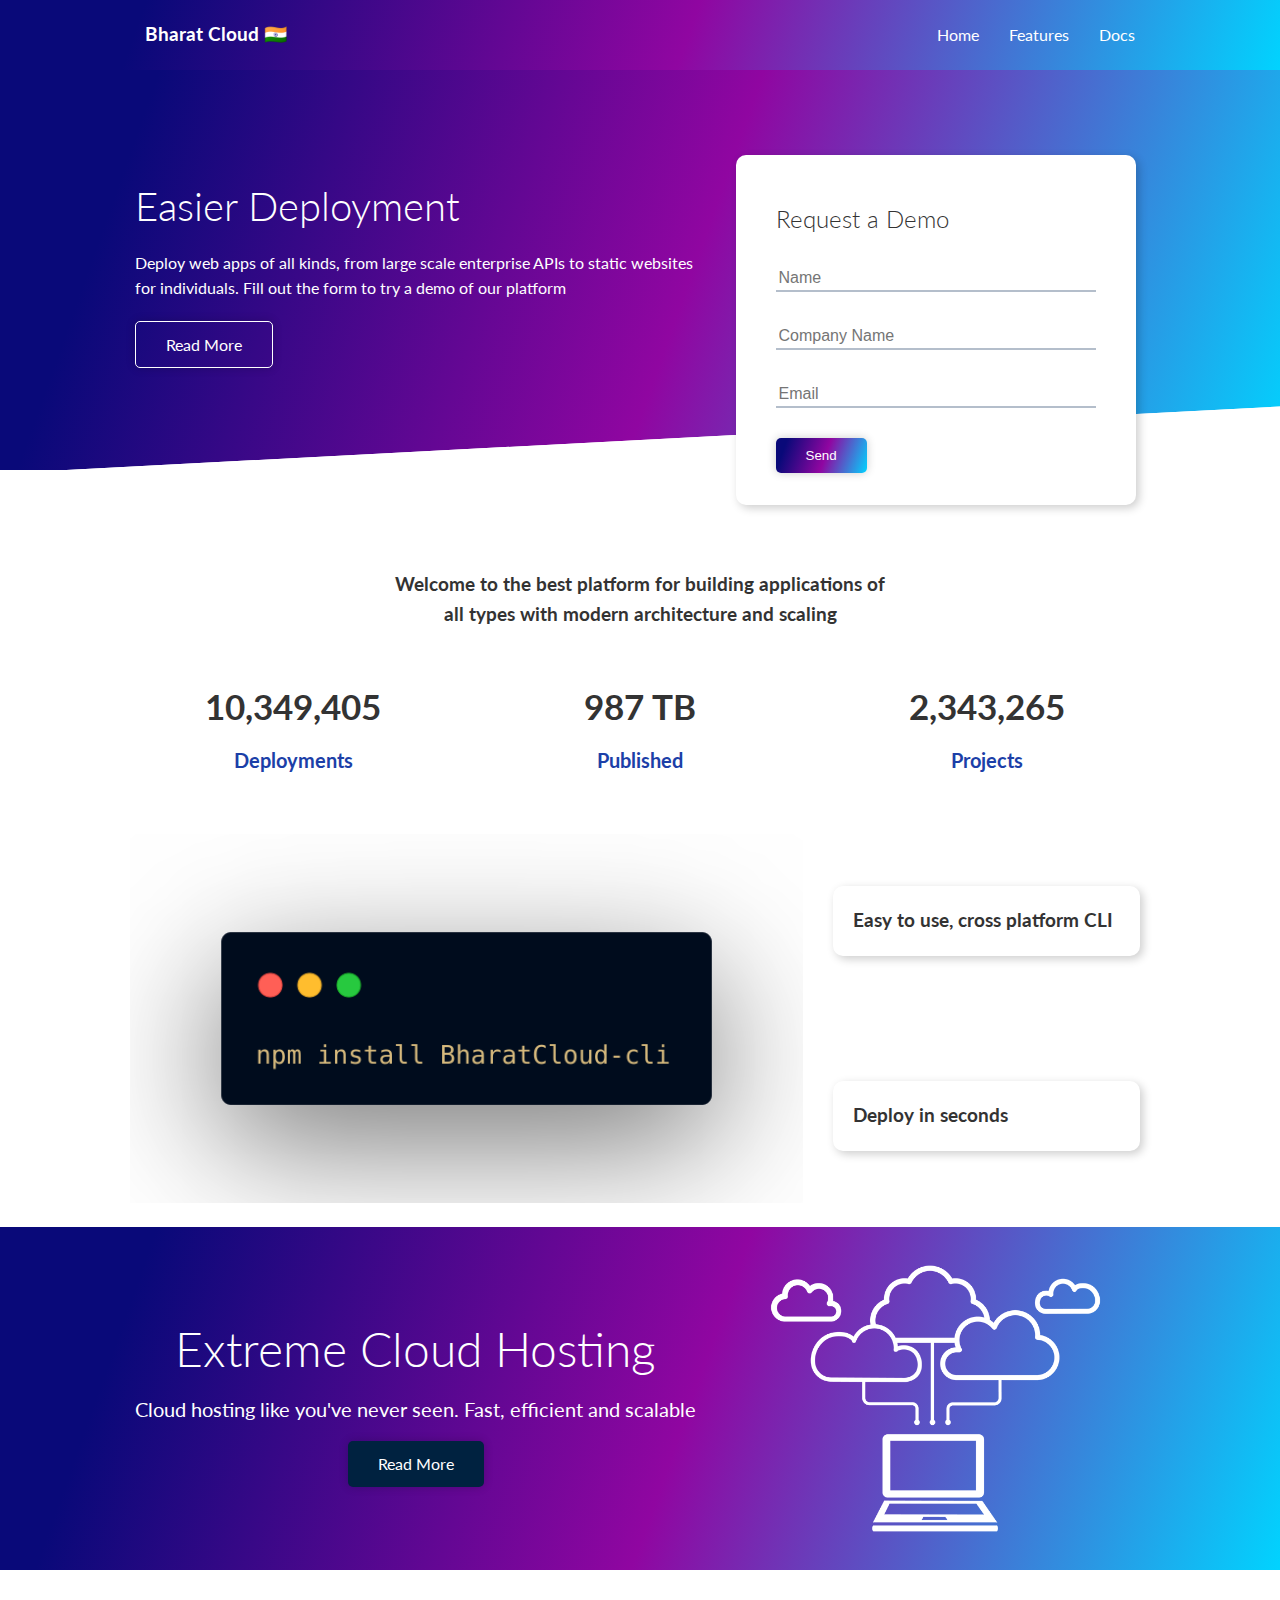
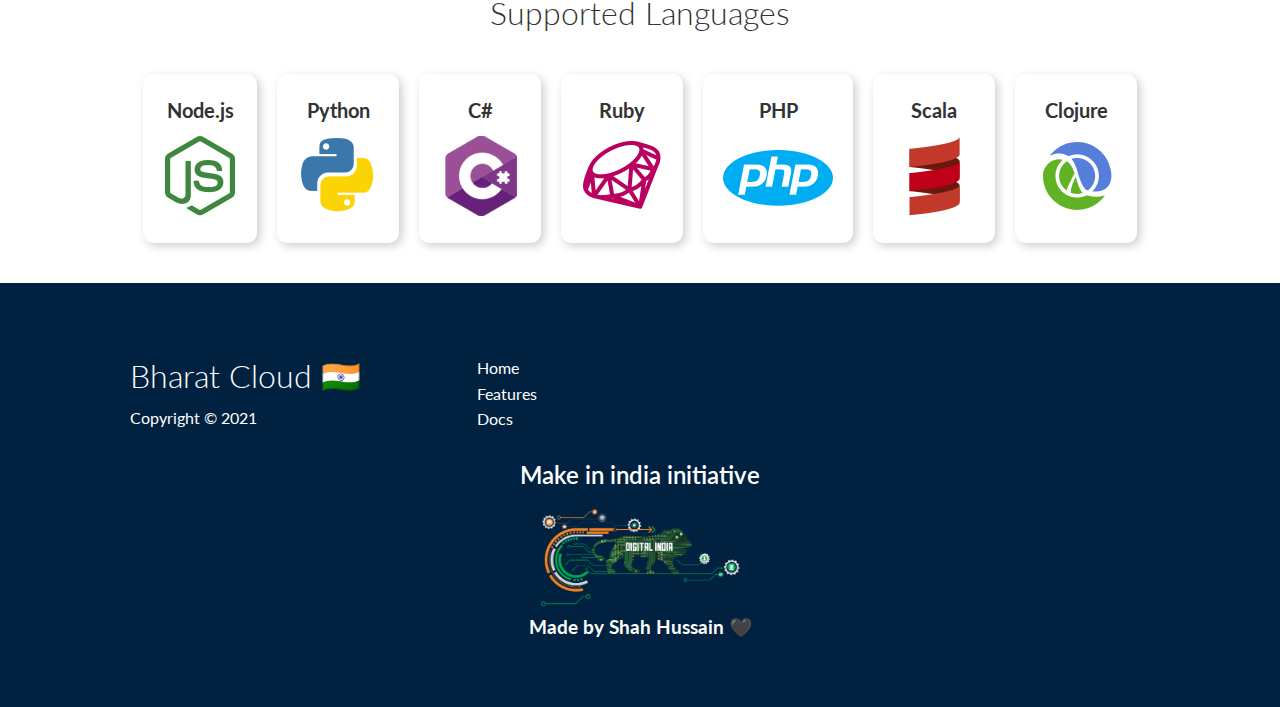
<file: index.html>
<!DOCTYPE html>
<html lang="en">
  <head>
    <meta charset="UTF-8" />
    <meta http-equiv="X-UA-Compatible" content="IE=edge" />
    <link rel="stylesheet" href="https://cdnjs.cloudflare.com/ajax/libs/font-awesome/5.15.1/css/all.min.css" integrity="sha512-+4zCK9k+qNFUR5X+cKL9EIR+ZOhtIloNl9GIKS57V1MyNsYpYcUrUeQc9vNfzsWfV28IaLL3i96P9sdNyeRssA==" crossorigin="anonymous" />
    <meta name="viewport" content="width=device-width, initial-scale=1.0" />
    <title>Bharat Cloud</title>
    <link rel="stylesheet" href="css/utility.css" />
    <link rel="stylesheet" href="css/style.css" />
  </head>
  <body>
    <!-- Navbar  -->
    <div class="navbar">
      <div class="container flex">
        <h3 class="logo"><a href="index.html">Bharat Cloud &#x1F1EE;&#x1F1F3; </a></h3>
        <nav>
          <ul>
            <li><a href="index.html">Home</a></li>
            <li><a href="features.html">Features</a></li>
            <li><a href="docs.html">Docs</a></li>
          </ul>
        </nav>
      </div>
    </div>
    <!-- Showcase  -->
    <div class="showcase">
      <div class="container grid">
        <div class="showcase-text">
          <h1>Easier Deployment</h1>
          <p>
            Deploy web apps of all kinds, from large scale enterprise APIs to
            static websites for individuals. Fill out the form to try a demo of
            our platform
          </p>
          <a href="features.html" class="btn btn-outline">Read More</a>
        </div>
        <div class="showcase-form card">
          <h2>Request a Demo</h2>
          <form">
              <div class="form-control">
                  <input type="text" name="name" placeholder="Name" required autocomplete="off">
              </div>
              <div class="form-control">
                  <input type="text" name="name" placeholder="Company Name" required autocomplete="off">
              </div>
              <div class="form-control">
                  <input type="email" name="email" placeholder="Email" required autocomplete="off">
              </div>
              <input type="submit" value="Send" class="btn btn-primary">
             
          </form>
        </div>
      </div>
    </div>
    <!-- Stats  -->
    <section class="stats">
        <div class="container">
            <h3 class="stats-heading text-center my-1">
                Welcome to the best platform for building applications of all types with modern architecture and scaling
            </h3>

            <div class="grid grid-3 text-center my-4">
                <div>
                    <i class="fas fa-server fa-3x"></i>
                    <h3>10,349,405</h3>
                    <p class="text-secondary">Deployments</p>
                </div>
                <div>
                    <i class="fas fa-upload fa-3x"></i>
                    <h3>987 TB</h3>
                    <p class="text-secondary">Published</p>
                </div>
                <div>
                    <i class="fas fa-project-diagram fa-3x"></i>
                    <h3>2,343,265</h3>
                    <p class="text-secondary">Projects</p>
                </div>
            </div>
        </div>
    </section>
    <!-- CLi  -->
    <section class="cli">
        <div class="container grid">
            <img src="images/cli.png" alt="cli png">
            <div class="card">
                <h3>Easy to use, cross platform CLI</h3>
            </div>
            <div class="card">

                <h3>Deploy in seconds</h3>
            </div>
        </div>
    </section>
    <!-- Cloud  -->
    <section class="cloud bg-primary my-2 py-2">
        <div class="container grid">
            <div class="text-center">
                <h2 class="lg">Extreme Cloud Hosting</h2>
                <p class="lead my-1">Cloud hosting like you've never seen. Fast, efficient and scalable</p>
                <a href="features.html" class="btn btn-dark">Read More</a>
            </div>
            <img src="images/cloud.png" alt="">

        </div>
    </section>
    <!-- Languages  -->
    <section class="languages">
        <h2 class="md text-center my-2">   Supported Languages</h2>
        <div class="container flex">
            <div class="card">
                <h4>Node.js</h4>
                <img src="images/logos/node.png" alt="">
            </div>
            <div class="card">
                <h4>Python</h4>
                <img src="images/logos/python.png" alt="">
              </div>
              <div class="card">
                <h4>C#</h4>
                <img src="images/logos/csharp.png" alt="">
              </div>
              <div class="card">
                <h4>Ruby</h4>
                <img src="images/logos/ruby.png" alt="">
              </div>
              <div class="card">
                <h4>PHP</h4>
                <img src="images/logos/php.png" alt="">
              </div>
              <div class="card">
                <h4>Scala</h4>
                <img src="images/logos/scala.png" alt="">
              </div>
              <div class="card">
                <h4>Clojure</h4>
                <img src="images/logos/clojure.png" alt="">
              </div>
        </div>
    </section>
      <!-- Footer -->
      <footer class="footer bg-dark py-5">
        <div class="container grid grid-3">
            <div>
                <h1>Bharat Cloud &#x1F1EE;&#x1F1F3;
                </h1>
                <p>Copyright &copy; 2021</p>
            </div>
            <nav>
                <ul>
                    <li><a href="index.html">Home</a></li>
                    <li><a href="features.html">Features</a></li>
                    <li><a href="docs.html">Docs</a></li>
                </ul>
            </nav>
            <div class="social">
                <a href="#"><i class="fab fa-github fa-2x"></i></a>
                <a href="#"><i class="fab fa-facebook fa-2x"></i></a>
                <a href="#"><i class="fab fa-instagram fa-2x"></i></a>
                <a href="#"><i class="fab fa-twitter fa-2x"></i></a>
            </div>
        </div>

        <h2 class="text-center footer-text">Make in india initiative</h2>
      <center><img src="images/digital.png" " class="text-center" />
        <h3>
          Made by
          <a href="https://github.com/Shah-Hussain-Dev">Shah Hussain 🖤 </a>
        </h3>
      
      </center>
    </footer>

  </body>
</html>
</file>
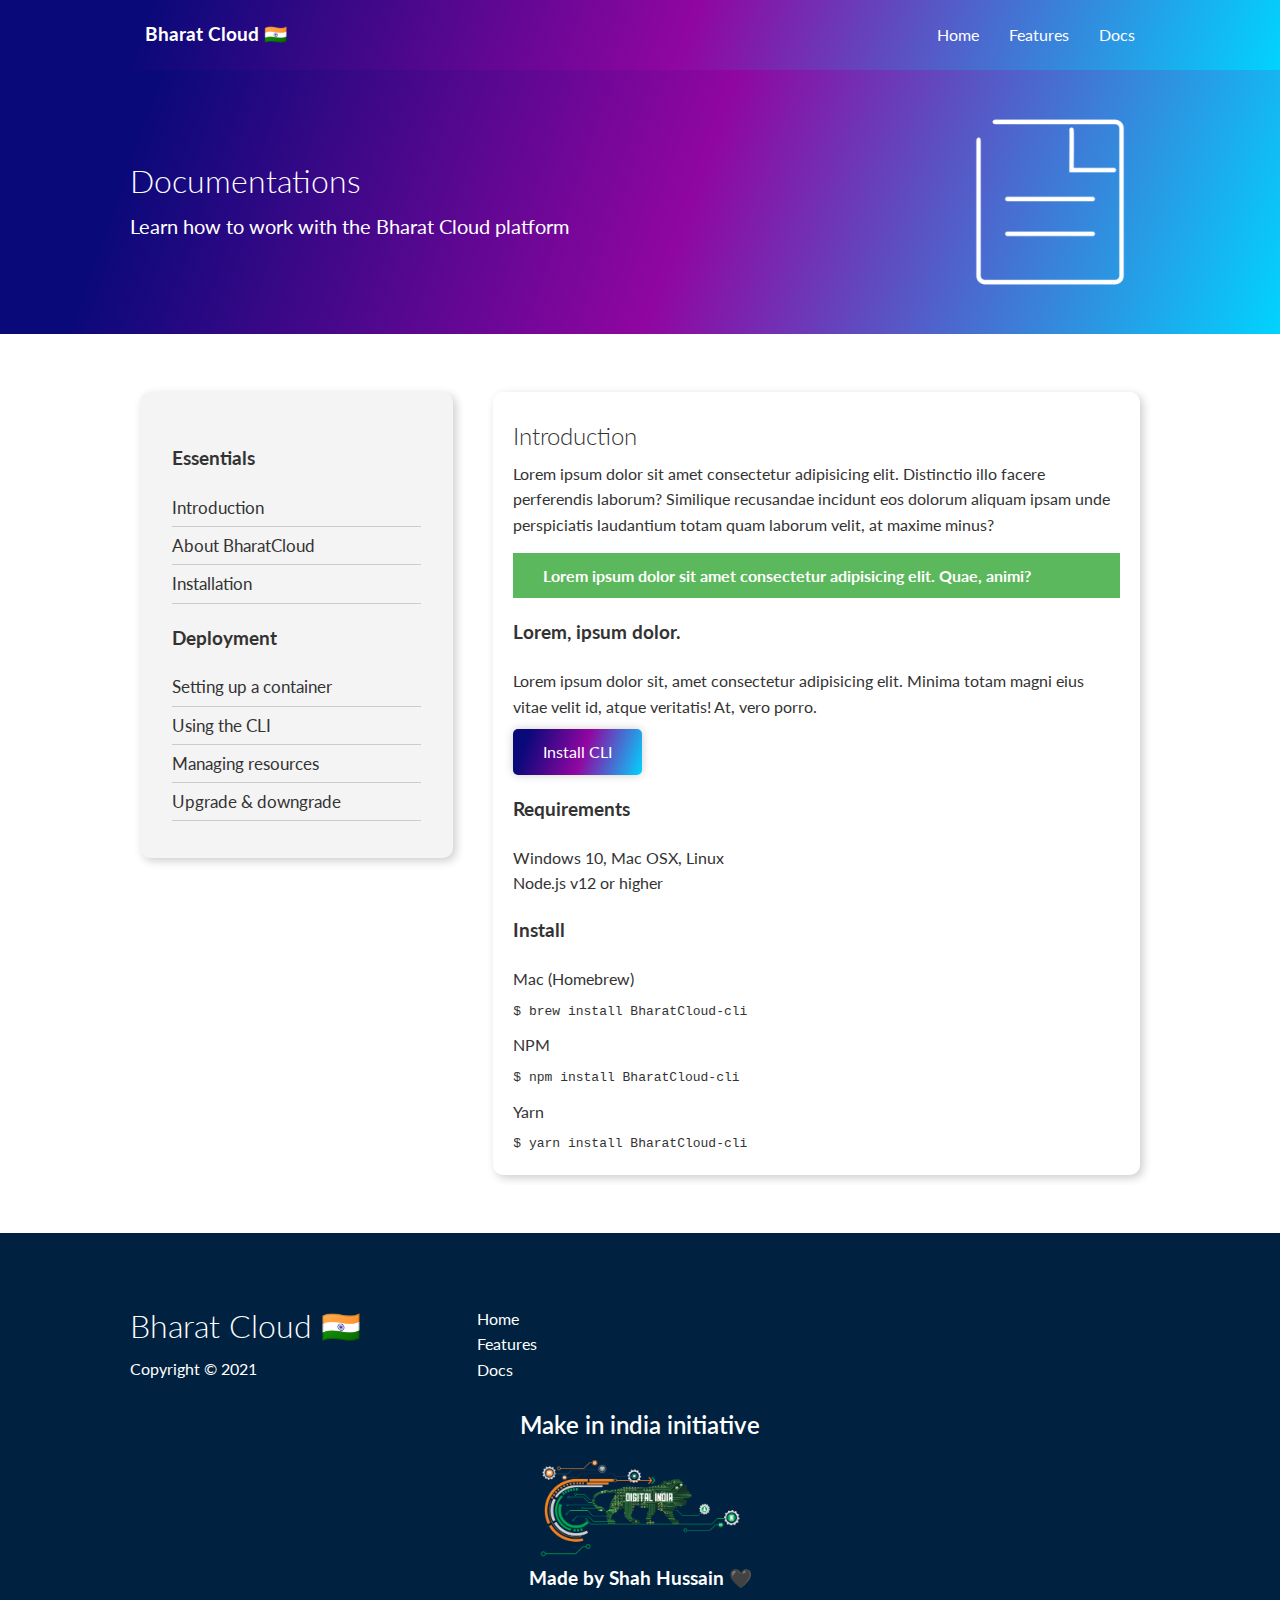
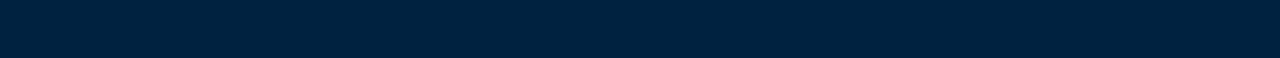
<file: docs.html>
<!DOCTYPE html>
<html lang="en">
  <head>
    <meta charset="UTF-8" />
    <meta name="viewport" content="width=device-width, initial-scale=1.0" />
    <link
      rel="stylesheet"
      href="https://cdnjs.cloudflare.com/ajax/libs/font-awesome/5.15.1/css/all.min.css"
      integrity="sha512-+4zCK9k+qNFUR5X+cKL9EIR+ZOhtIloNl9GIKS57V1MyNsYpYcUrUeQc9vNfzsWfV28IaLL3i96P9sdNyeRssA=="
      crossorigin="anonymous"
    />
    <link rel="stylesheet" href="css/utility.css" />
    <link rel="stylesheet" href="css/style.css" />
    <title>BharatCloud | Cloud Hosting For Everyone</title>
  </head>
  <body>
    <!-- Navbar -->
    <div class="navbar">
      <div class="container flex">
        <h3 class="logo">
          <a href="index.html">Bharat Cloud &#x1F1EE;&#x1F1F3; </a>
        </h3>
        <nav>
          <ul>
            <li><a href="index.html">Home</a></li>
            <li><a href="features.html">Features</a></li>
            <li><a href="docs.html">Docs</a></li>
          </ul>
        </nav>
      </div>
    </div>

    <!-- Head -->
    <section class="docs-head bg-primary py-3">
      <div class="container grid">
        <div>
          <h1 class="md">Documentations</h1>
          <p class="lead">Learn how to work with the Bharat Cloud platform</p>
        </div>
        <img src="images/docs.png" alt="" />
      </div>
    </section>

    <!-- Docs main -->
    <section class="docs-main my-4">
      <div class="container grid">
        <div class="card bg-light p-3">
          <h3 class="my-2">Essentials</h3>
          <nav>
            <ul>
              <li><a class="text-primary" href="#">Introduction</a></li>
              <li><a href="#">About BharatCloud</a></li>
              <li><a href="#">Installation</a></li>
            </ul>
          </nav>

          <h3 class="my-2">Deployment</h3>
          <nav>
            <ul>
              <li><a href="#">Setting up a container</a></li>
              <li><a href="#">Using the CLI</a></li>
              <li><a href="#">Managing resources</a></li>
              <li><a href="#">Upgrade & downgrade</a></li>
            </ul>
          </nav>
        </div>
        <div class="card">
          <h2>Introduction</h2>
          <p>
            Lorem ipsum dolor sit amet consectetur adipisicing elit. Distinctio
            illo facere perferendis laborum? Similique recusandae incidunt eos
            dolorum aliquam ipsam unde perspiciatis laudantium totam quam
            laborum velit, at maxime minus?
          </p>

          <div class="alert alert-success">
            <i class="fas fa-info"></i> Lorem ipsum dolor sit amet consectetur
            adipisicing elit. Quae, animi?
          </div>

          <h3>Lorem, ipsum dolor.</h3>
          <p>
            Lorem ipsum dolor sit, amet consectetur adipisicing elit. Minima
            totam magni eius vitae velit id, atque veritatis! At, vero porro.
          </p>
          <a href="#" class="btn btn-success">Install CLI</a>

          <h3>Requirements</h3>
          <ul>
            <li>Windows 10, Mac OSX, Linux</li>
            <li>Node.js v12 or higher</li>
          </ul>

          <h3>Install</h3>
          <p>Mac (Homebrew)</p>
          <pre><code>$ brew install BharatCloud-cli</code></pre>
          <p>NPM</p>
          <pre><code>$ npm install BharatCloud-cli</code></pre>
          <p>Yarn</p>
          <pre><code>$ yarn install BharatCloud-cli</code></pre>
        </div>
      </div>
    </section>
    <footer class="footer bg-dark py-5">
      <div class="container grid grid-3">
        <div>
          <h1>Bharat Cloud &#x1F1EE;&#x1F1F3;</h1>
          <p>Copyright &copy; 2021</p>
        </div>
        <nav>
          <ul>
            <li><a href="index.html">Home</a></li>
            <li><a href="features.html">Features</a></li>
            <li><a href="docs.html">Docs</a></li>
          </ul>
        </nav>
        <div class="social">
          <a href="#"><i class="fab fa-github fa-2x"></i></a>
          <a href="#"><i class="fab fa-facebook fa-2x"></i></a>
          <a href="#"><i class="fab fa-instagram fa-2x"></i></a>
          <a href="#"><i class="fab fa-twitter fa-2x"></i></a>
        </div>
      </div>

      <h2 class="text-center footer-text">Make in india initiative</h2>
      <center>
        <img src="images/digital.png" " class="text-center" />
        <h3>
          Made by
          <a href="https://github.com/Shah-Hussain-Dev">Shah Hussain 🖤 </a>
        </h3>
      </center>
    </footer>
  </body>
</html>
</file>
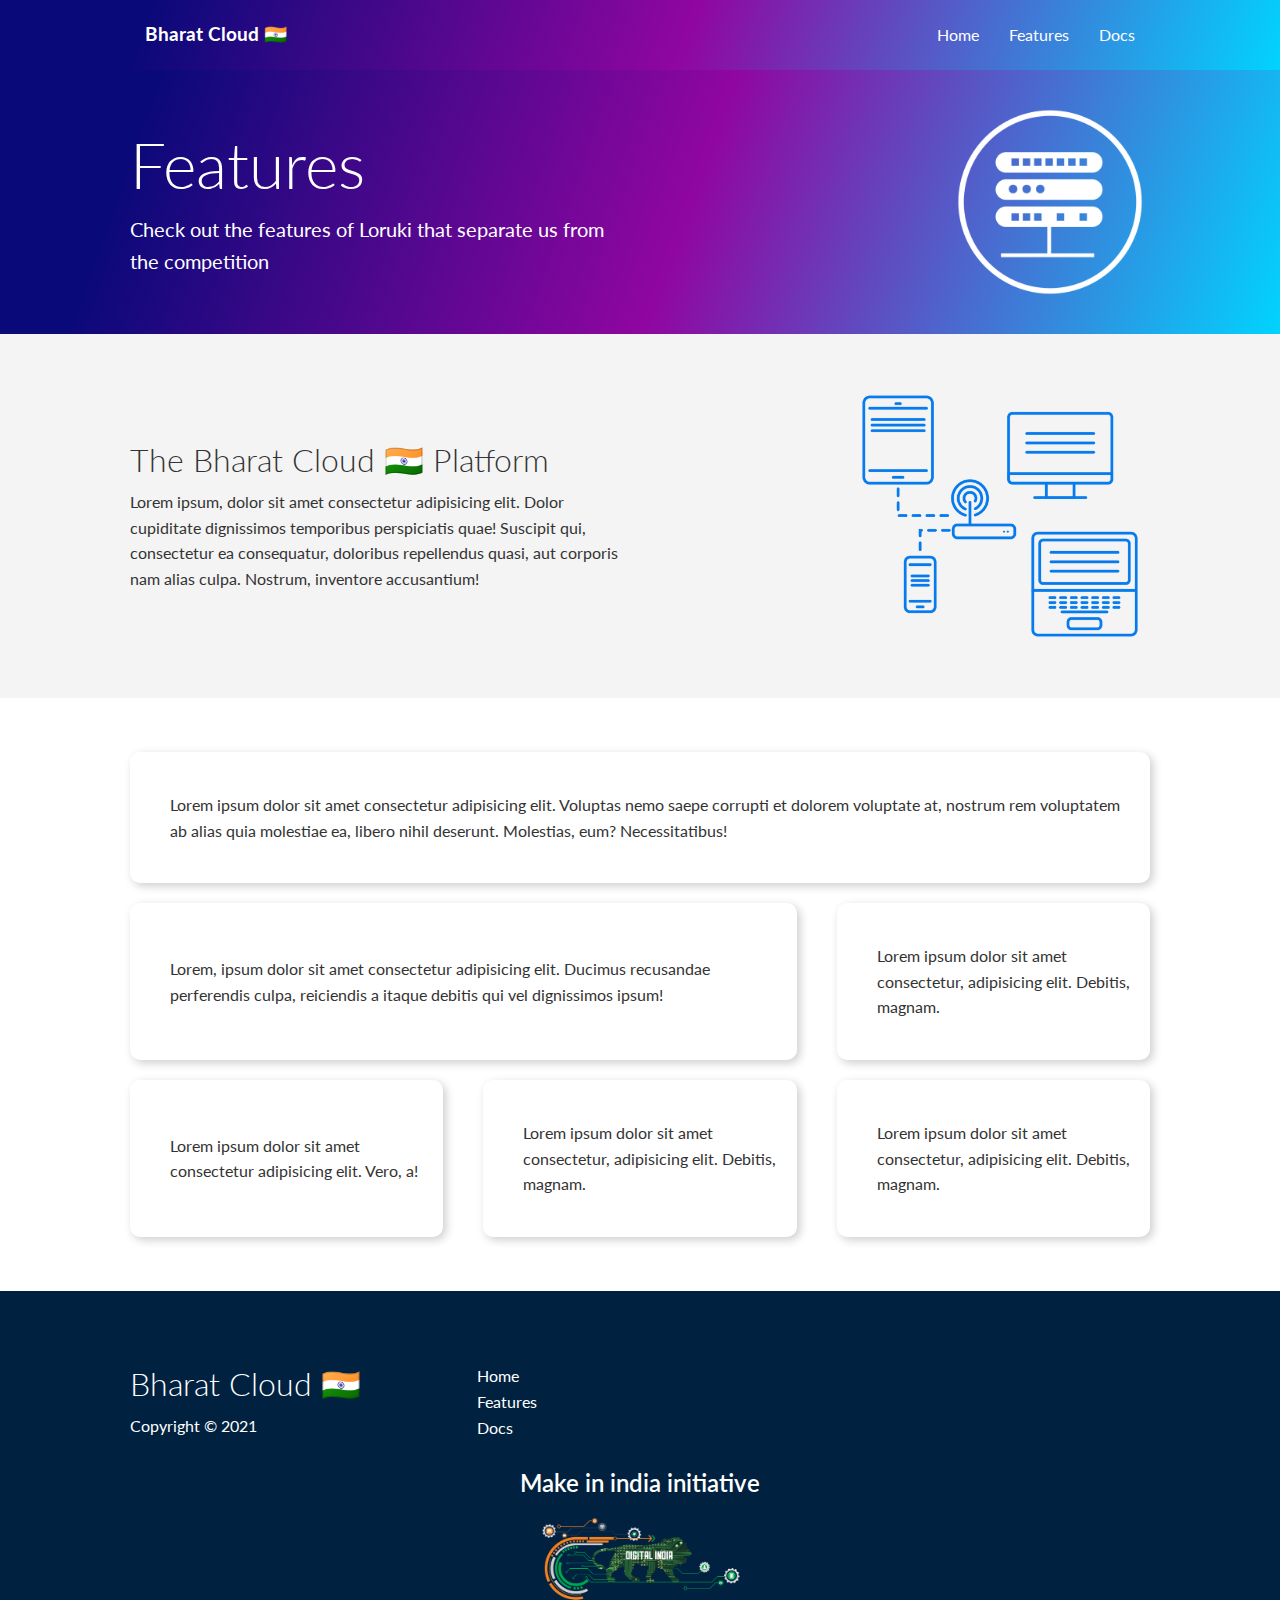
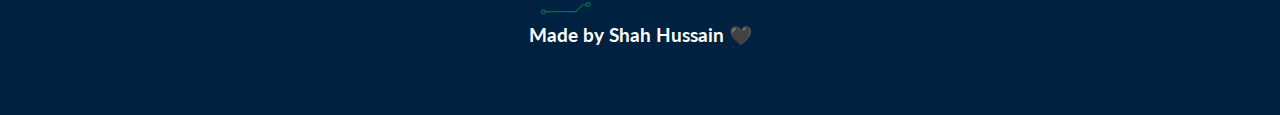
<file: features.html>
<!DOCTYPE html>
<html lang="en">
  <head>
    <meta charset="UTF-8" />
    <meta name="viewport" content="width=device-width, initial-scale=1.0" />
    <link
      rel="stylesheet"
      href="https://cdnjs.cloudflare.com/ajax/libs/font-awesome/5.15.1/css/all.min.css"
      integrity="sha512-+4zCK9k+qNFUR5X+cKL9EIR+ZOhtIloNl9GIKS57V1MyNsYpYcUrUeQc9vNfzsWfV28IaLL3i96P9sdNyeRssA=="
      crossorigin="anonymous"
    />
    <link rel="stylesheet" href="css/utility.css" />
    <link rel="stylesheet" href="css/style.css" />
    <title>Loruki | Cloud Hosting For Everyone</title>
  </head>
  <body>
    <div class="navbar">
      <div class="container flex">
        <h3 class="logo">
          <a href="index.html">Bharat Cloud &#x1F1EE;&#x1F1F3; </a>
        </h3>
        <nav>
          <ul>
            <li><a href="index.html">Home</a></li>
            <li><a href="features.html">Features</a></li>
            <li><a href="docs.html">Docs</a></li>
          </ul>
        </nav>
      </div>
    </div>

    <!-- Head -->
    <section class="features-head bg-primary py-3">
      <div class="container grid">
        <div>
          <h1 class="xl">Features</h1>
          <p class="lead">
            Check out the features of Loruki that separate us from the
            competition
          </p>
        </div>
        <img src="images/server.png" alt="" />
      </div>
    </section>

    <!-- Sub head -->
    <section class="features-sub-head bg-light py-3">
      <div class="container grid">
        <div>
          <h1 class="md">The Bharat Cloud &#x1F1EE;&#x1F1F3; Platform</h1>
          <p>
            Lorem ipsum, dolor sit amet consectetur adipisicing elit. Dolor
            cupiditate dignissimos temporibus perspiciatis quae! Suscipit qui,
            consectetur ea consequatur, doloribus repellendus quasi, aut
            corporis nam alias culpa. Nostrum, inventore accusantium!
          </p>
        </div>
        <img src="images/server2.png" alt="" />
      </div>
    </section>

    <section class="features-main my-2">
      <div class="container grid grid-3">
        <div class="card flex">
          <i class="fas fa-server fa-3x"></i>
          <p>
            Lorem ipsum dolor sit amet consectetur adipisicing elit. Voluptas
            nemo saepe corrupti et dolorem voluptate at, nostrum rem voluptatem
            ab alias quia molestiae ea, libero nihil deserunt. Molestias, eum?
            Necessitatibus!
          </p>
        </div>
        <div class="card flex">
          <i class="fas fa-network-wired fa-3x"></i>
          <p>
            Lorem, ipsum dolor sit amet consectetur adipisicing elit. Ducimus
            recusandae perferendis culpa, reiciendis a itaque debitis qui vel
            dignissimos ipsum!
          </p>
        </div>
        <div class="card flex">
          <i class="fas fa-laptop-code fa-3x"></i>
          <p>
            Lorem ipsum dolor sit amet consectetur, adipisicing elit. Debitis,
            magnam.
          </p>
        </div>
        <div class="card flex">
          <i class="fas fa-database fa-3x"></i>
          <p>
            Lorem ipsum dolor sit amet consectetur adipisicing elit. Vero, a!
          </p>
        </div>
        <div class="card flex">
          <i class="fas fa-power-off fa-3x"></i>
          <p>
            Lorem ipsum dolor sit amet consectetur, adipisicing elit. Debitis,
            magnam.
          </p>
        </div>
        <div class="card flex">
          <i class="fas fa-upload fa-3x"></i>
          <p>
            Lorem ipsum dolor sit amet consectetur, adipisicing elit. Debitis,
            magnam.
          </p>
        </div>
      </div>
    </section>

    <footer class="footer bg-dark py-5">
      <div class="container grid grid-3">
        <div>
          <h1>Bharat Cloud &#x1F1EE;&#x1F1F3;</h1>
          <p>Copyright &copy; 2021</p>
        </div>
        <nav>
          <ul>
            <li><a href="index.html">Home</a></li>
            <li><a href="features.html">Features</a></li>
            <li><a href="docs.html">Docs</a></li>
          </ul>
        </nav>
        <div class="social">
          <a href="#"><i class="fab fa-github fa-2x"></i></a>
          <a href="#"><i class="fab fa-facebook fa-2x"></i></a>
          <a href="#"><i class="fab fa-instagram fa-2x"></i></a>
          <a href="#"><i class="fab fa-twitter fa-2x"></i></a>
        </div>
      </div>
      <h2 class="text-center footer-text">Make in india initiative</h2>
      <center>
        <img src="images/digital.png" " class="text-center" />
        <h3>
          Made by
          <a href="https://github.com/Shah-Hussain-Dev">Shah Hussain 🖤 </a>
        </h3>
      </center>
    </footer>
  </body>
</html>
</file>
<file: css/utility.css>
.flex {
  display: flex;
  justify-content: center;
  align-items: center;
  height: 100%;
}

.container {
  max-width: 1100px;
  margin: 0 auto;
  overflow: auto;
  padding: 0 40px;
}
.grid {
  display: grid;
  grid-template-columns: repeat(2, 1fr);
  gap: 20px;
  justify-content: center;
  align-items: center;
  height: 100%;
}
/* CARDS */
.card {
  background: #fff;
  padding: 20px;
  margin: 10px;
  color: #333;
  border-radius: 10px;
  box-shadow: 3px 3px 10px rgba(0, 0, 0, 0.2);
}

/* button  */
.btn {
  display: inline-block;
  padding: 10px 30px;
  cursor: pointer;
  background: var(--primary-color);
  color: #fff;
  border: none;
  border-radius: 5px;
  box-shadow: 0px 0px 10px rgba(0, 0, 0, 0.2);
}

.btn-outline {
  background: transparent;
  border: 1px #fff solid;
}
.btn:hover {
  transform: scale(0.98);
}

/* Backgrounds & colored buttons */
.bg-primary,
.btn-primary {
  background: var(--primary-color);
  color: #fff;
}

.bg-secondary,
.btn-secondary {
  background: var(--secondary-color);
  color: #fff;
}

.bg-dark,
.btn-dark {
  background: var(--dark-color);
  color: #fff;
}

.bg-light,
.btn-light {
  background: var(--light-color);
  color: #333;
}

.bg-primary a,
.btn-primary a,
.bg-secondary a,
.btn-secondary a,
.bg-dark a,
.btn-dark a {
  color: #fff;
}

/* Text colors */
.text-primary {
  color: var(--primary-color);
}

.text-secondary {
  color: var(--secondary-color);
}

.text-dark {
  color: var(--dark-color);
}

.text-light {
  color: var(--light-color);
}

/* Text sizes */
.lead {
  font-size: 20px;
}

.sm {
  font-size: 1rem;
}

.md {
  font-size: 2rem;
}

.lg {
  font-size: 3rem;
}

.xl {
  font-size: 4rem;
}

.text-center {
  text-align: center;
}

/* Alert */
.alert {
  background: var(--light-color);
  padding: 10px 20px;
  font-weight: bold;
  margin: 15px 0;
}

.alert i {
  margin-right: 10px;
}

.alert-success {
  background: var(--success-color);
  color: #fff;
}

.alert-error {
  background: var(--error-color);
  color: #fff;
}
.grid-3 {
  grid-template-columns: repeat(3, 1fr);
}
/* Margin */
.my-1 {
  margin: 1rem 0;
}

.my-2 {
  margin: 1.5rem 0;
}

.my-3 {
  margin: 2rem 0;
}

.my-4 {
  margin: 3rem 0;
}

.my-5 {
  margin: 4rem 0;
}

.m-1 {
  margin: 1rem;
}

.m-2 {
  margin: 1.5rem;
}

.m-3 {
  margin: 2rem;
}

.m-4 {
  margin: 3rem;
}

.m-5 {
  margin: 4rem;
}

/* Padding */
.py-1 {
  padding: 1rem 0;
}

.py-2 {
  padding: 1.5rem 0;
}

.py-3 {
  padding: 2rem 0;
}

.py-4 {
  padding: 3rem 0;
}

.py-5 {
  padding: 4rem 0;
}

.p-1 {
  padding: 1rem;
}

.p-2 {
  padding: 1.5rem;
}

.p-3 {
  padding: 2rem;
}

.p-4 {
  padding: 3rem;
}

.p-5 {
  padding: 4rem;
}
</file>
<file: css/style.css>
@import url("https://fonts.googleapis.com/css2?family=Lato:wght@300&display=swap");

:root {
  --primary-color: linear-gradient(
    109.6deg,
    rgba(9, 9, 121, 1) 11.2%,
    rgba(144, 6, 161, 1) 53.7%,
    rgba(0, 212, 255, 1) 100.2%
  );
  --secondary-color: #1c3fa8;
  --dark-color: #002240;
  --light-color: #f4f4f4;
  --success-color: #5cb85c;
  --error-color: #d9534f;
}

* {
  box-sizing: border-box;
  margin: 0;
  padding: 0;
}

body {
  font-family: "Lato", sans-serif;
  color: #333;
  line-height: 1.6;
}

ul {
  list-style-type: none;
}

a {
  text-decoration: none;
  color: #333;
}
h1,
h2 {
  font-weight: 300;
  line-height: 1.2;
  margin: 10px 0;
}

p {
  margin: 10px 0;
}

img {
  width: 100%;
}

/* Navbar */
.navbar {
  background: var(--primary-color);
  color: #fff;
  height: 70px;
}

.navbar ul {
  display: flex;
}

.navbar a {
  color: #fff;
  padding: 10px;
  margin: 0 5px;
}

.navbar .flex {
  align-items: center;
  justify-content: space-between;
}

.navbar a:hover {
  border-bottom: 2px #fff solid;
}
/* Showcase */
.showcase {
  height: 400px;
  background: var(--primary-color);
  color: #fff;
  position: relative;
}

.showcase h1 {
  font-size: 40px;
}

.showcase p {
  margin: 20px 0;
}

.showcase .grid {
  overflow: visible;
  grid-template-columns: 55% auto;
  grid-gap: 30px;
}
.showcase-form {
  position: relative;
  top: 60px;
  height: 350px;
  width: 400px;
  padding: 40px;
  z-index: 100;
}
.showcase-form input[type="text"],
input[type="email"] {
  width: 100%;
  border: 0;
  border-bottom: 2px solid #b4becb;
  padding: 3px;
  font-size: 16px;
}
.showcase-form .form-control {
  margin: 30px 0;
}

.showcase-form input:focus {
  outline: none;
}

.showcase::before,
.showcase::after {
  content: "";
  position: absolute;
  height: 100px;
  bottom: -70px;
  right: 0;
  left: 0;
  background: #fff;
  transform: skewY(-3deg);
  -webkit-transform: skewY(-3deg);
  -moz-transform: skewY(-3deg);
  -ms-transform: skewY(-3deg);
}

/* STATS */
.stats {
  padding-top: 100px;
}

.stats-heading {
  max-width: 500px;
  margin: auto;
  color: #333;
}

.stats .grid h3 {
  font-size: 35px;
}
.stats .grid p {
  font-size: 20px;
  font-weight: bold;
}

/* Cli */
.cli .grid {
  grid-template-rows: repeat(2, 1fr);
  grid-template-columns: repeat(3, 1fr);
}

.cli .grid > *:first-child {
  grid-column: 1 / span 2;
  grid-row: 1 / span 2;
}

/* Cloud */
.cloud .grid {
  grid-template-columns: 4fr 3fr;
}

/* Languages */

.languages .flex {
  flex-wrap: wrap;
}

.languages .card {
  text-align: center;
  margin: 18px 10px 40px;
  transition: transform 0.2s ease-in;
}

.languages .card h4 {
  font-size: 20px;
  margin-bottom: 10px;
}

.languages .card:hover {
  transform: translateY(-15px);
}

/* Features */
.features-head img,
.docs-head img {
  width: 200px;
  justify-self: flex-end;
}

.features-sub-head img {
  width: 300px;
  justify-self: flex-end;
}

.features-main .card > i {
  margin-right: 20px;
}

.features-main .grid {
  padding: 30px;
}

.features-main .grid > *:first-child {
  grid-column: 1 / span 3;
}

.features-main .grid > *:nth-child(2) {
  grid-column: 1 / span 2;
}

/* Docs */
.docs-main h3 {
  margin: 20px 0;
}

.docs-main .grid {
  grid-template-columns: 1fr 2fr;
  align-items: flex-start;
}

.docs-main nav li {
  font-size: 17px;
  padding-bottom: 5px;
  margin-bottom: 5px;
  border-bottom: 1px #ccc solid;
}

.docs-main a:hover {
  font-weight: bold;
}

/* Footer */
.footer .social a {
  margin: 0 10px;
}

/* Footer */
.footer .social a:hover {
  color: #000;
}
img:hover {
  filter: drop-shadow(2px 2px 2px rgba(0, 0, 0, 0.6));
}
/* Tablets and under */
@media (max-width: 768px) {
  .grid,
  .showcase .grid,
  .stats .grid,
  .cli .grid,
  .cloud .grid,
  .features-main .grid,
  .docs-main .grid {
    grid-template-columns: 1fr;
    grid-template-rows: 1fr;
  }
  .showcase {
    height: auto;
  }

  .showcase-text {
    text-align: center;
    margin-top: 40px;
    animation: slideInFromTop 1s ease-in;
  }

  .showcase-form {
    justify-self: center;
    margin: auto;
    animation: slideInFromBottom 1s ease-in;
  }

  .cli .grid > *:first-child {
    grid-column: 1;
    grid-row: 1;
  }

  .features-head,
  .features-sub-head,
  .docs-head {
    text-align: center;
  }

  .features-head img,
  .features-sub-head img,
  .docs-head img {
    justify-self: center;
  }

  .features-main .grid > *:first-child,
  .features-main .grid > *:nth-child(2) {
    grid-column: 1;
  }
}

/* Mobile */
@media (max-width: 500px) {
  .navbar {
    height: 110px;
  }

  .navbar .flex {
    flex-direction: column;
  }

  .navbar ul {
    padding: 10px;
    background: rgba(0, 0, 0, 0.1);
  }

  .showcase-form {
    width: 300px;
  }
}

footer img {
  width: 200px;
  margin: 0 auto;
}
.footer-text {
  font-weight: 600;
  margin: 20px 0;
}
</file>
